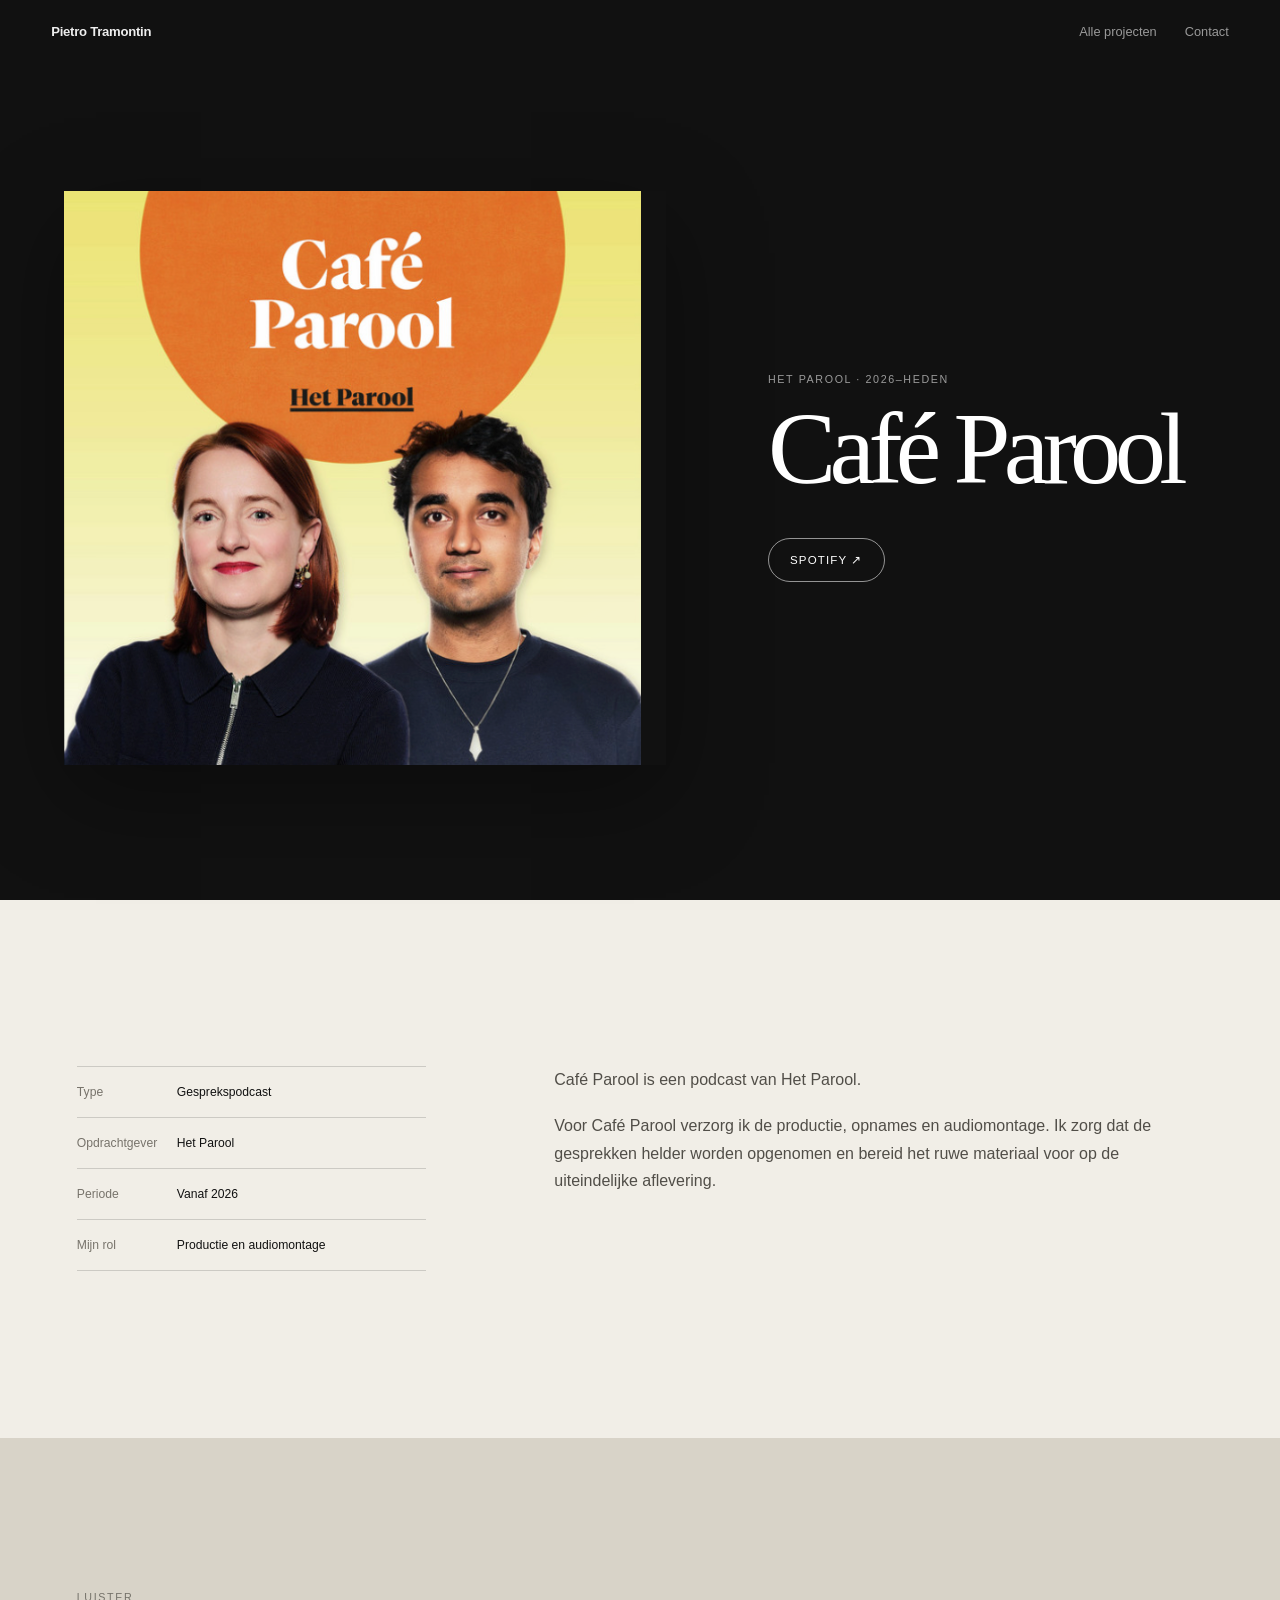
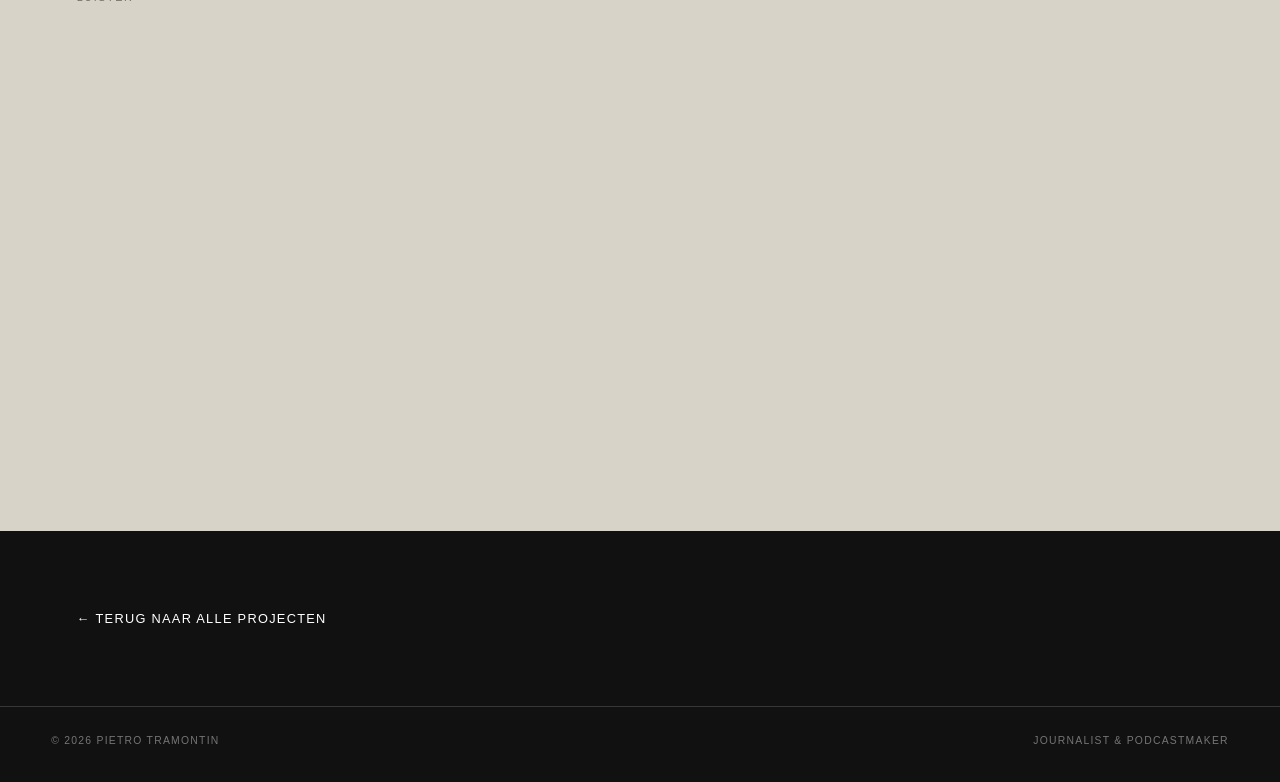
<file: cafe-parool.html>
<!DOCTYPE html>
<html lang="nl">
<head>
<meta charset="utf-8"/>
<meta name="viewport" content="width=device-width, initial-scale=1.0"/>
<meta name="theme-color" content="#111111"/>
<link rel="stylesheet" href="style.css"/>
<title>Café Parool | Pietro Tramontin</title>
<meta name="description" content="Voor Café Parool verzorgt Pietro Tramontin de productie, opnames en audiomontage."/>
<link rel="canonical" href="https://pietrotramontin.nl/cafe-parool.html"/>
<meta property="og:type" content="article"/>
<meta property="og:title" content="Café Parool | Pietro Tramontin"/>
<meta property="og:description" content="Voor Café Parool verzorgt Pietro Tramontin de productie, opnames en audiomontage."/>
<meta property="og:image" content="https://pietrotramontin.nl/images/cafe-parool.jpg"/>
</head>
<body class="project-page">
<header class="nav nav-project">
<a class="wordmark" href="index.html">Pietro Tramontin</a>
<nav><a href="index.html#werk">Alle projecten</a><a href="index.html#contact">Contact</a></nav>
</header>
<main>
<section class="project-hero">
<div class="project-cover reveal"><img src="images/cafe-parool.jpg" alt="Cover van Café Parool"/></div>
<div class="project-head reveal">
<p class="kicker">Het Parool · 2026–heden</p>
<h1>Café Parool</h1>
<a class="spotify-button"
   style="margin-top: 42px"
   href="https://open.spotify.com/show/5fbQfXBJRab8KzAqtQAK3I">
  Spotify ↗
</a>
</div>
</section>
<section class="project-body">
<aside class="project-facts reveal">
<div><span>Type</span><strong>Gesprekspodcast</strong></div>
<div><span>Opdrachtgever</span><strong>Het Parool</strong></div>
<div><span>Periode</span><strong>Vanaf 2026</strong></div>
<div><span>Mijn rol</span><strong>Productie en audiomontage</strong></div>
</aside>
<article class="description reveal">
<p>Café Parool is een podcast van Het Parool.</p>
<p>Voor Café Parool verzorg ik de productie, opnames en audiomontage. Ik zorg dat de gesprekken helder worden opgenomen en bereid het ruwe materiaal voor op de uiteindelijke aflevering.</p>
</article>
</section>
<section class="listen reveal">
<p class="kicker dark">Luister</p>
<iframe title="Café Parool op Spotify" style="border-radius:12px" src="https://open.spotify.com/embed/show/5fbQfXBJRab8KzAqtQAK3I" width="100%" height="352" frameborder="0" allowfullscreen="" allow="autoplay; clipboard-write; encrypted-media; fullscreen; picture-in-picture" loading="lazy"></iframe>
</section>
<nav class="project-next reveal"><a href="index.html#werk">← Terug naar alle projecten</a></nav>
</main>
<footer><span>© <span id="year">2026</span> Pietro Tramontin</span><span>Journalist &amp; podcastmaker</span></footer>
<script src="script.js"></script>
<style>.project-page .reveal{opacity:1;transform:none}</style>
</body>
</html>
</file>
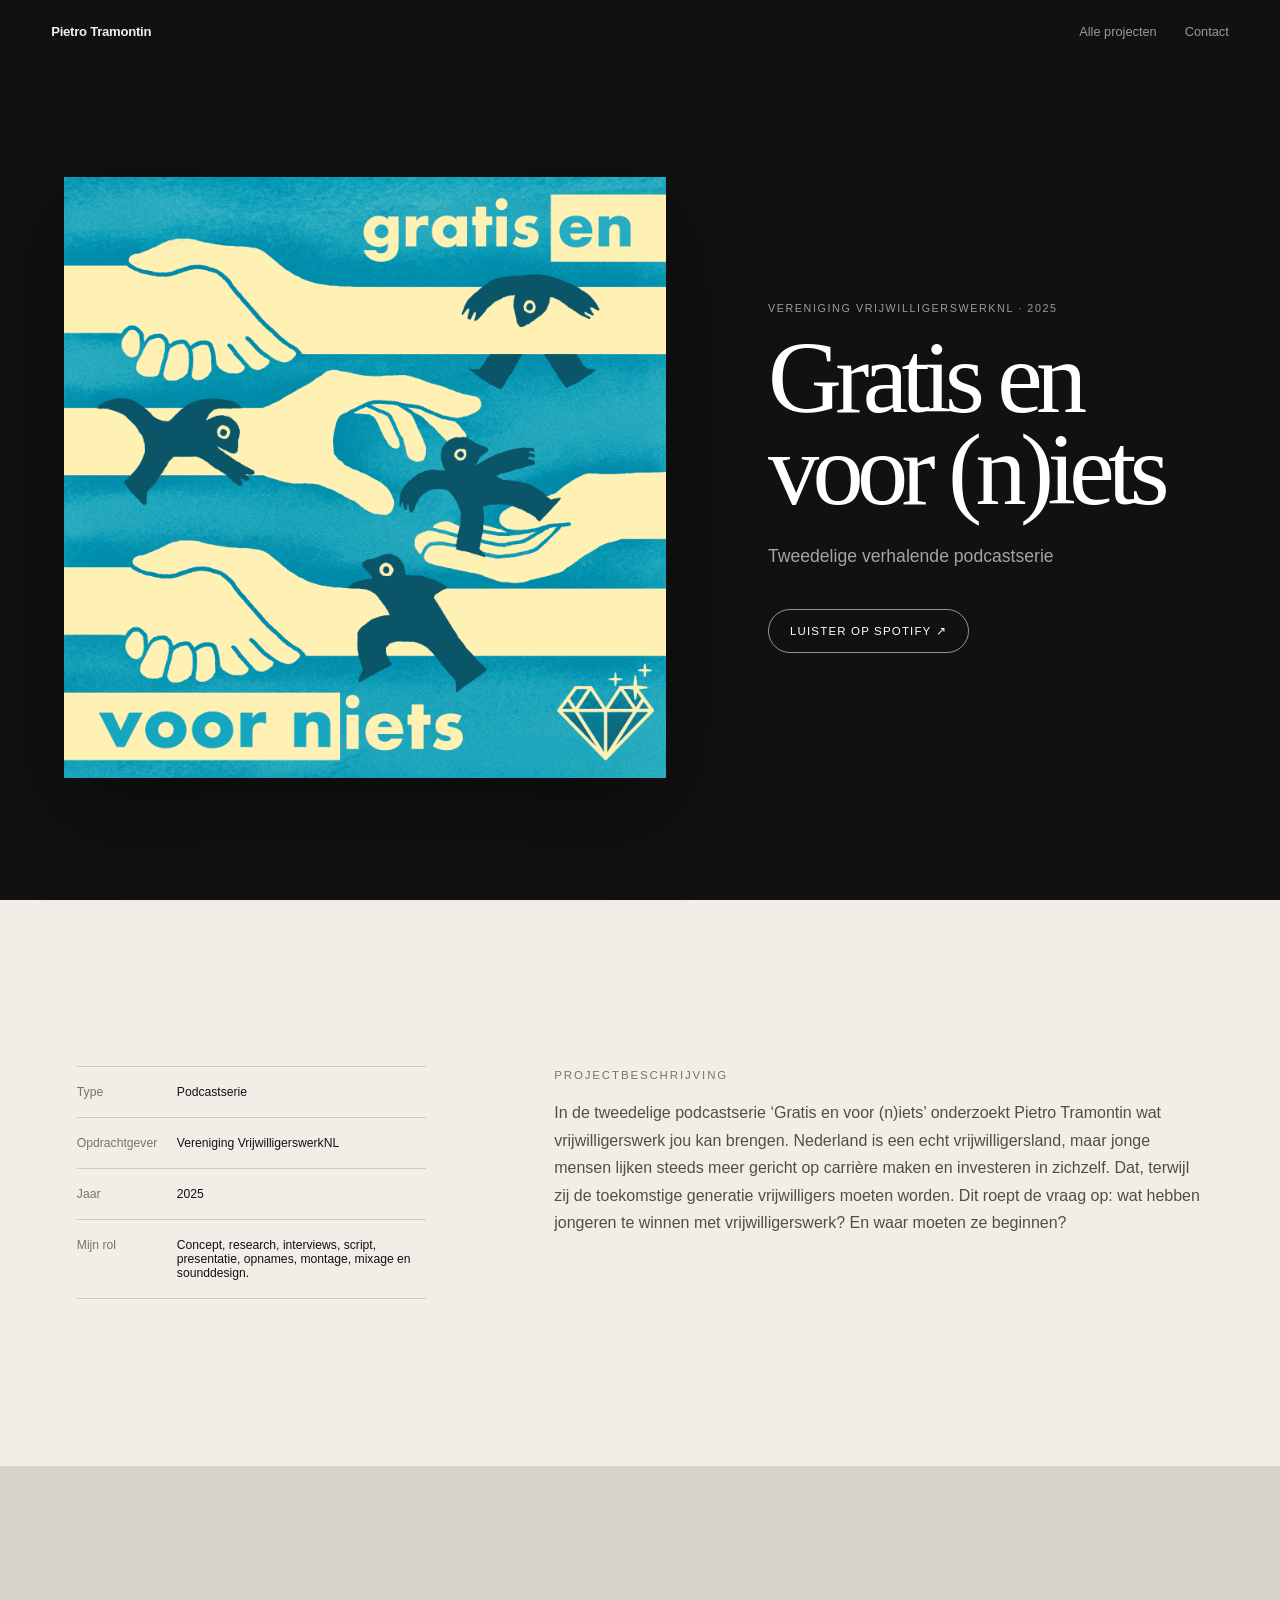
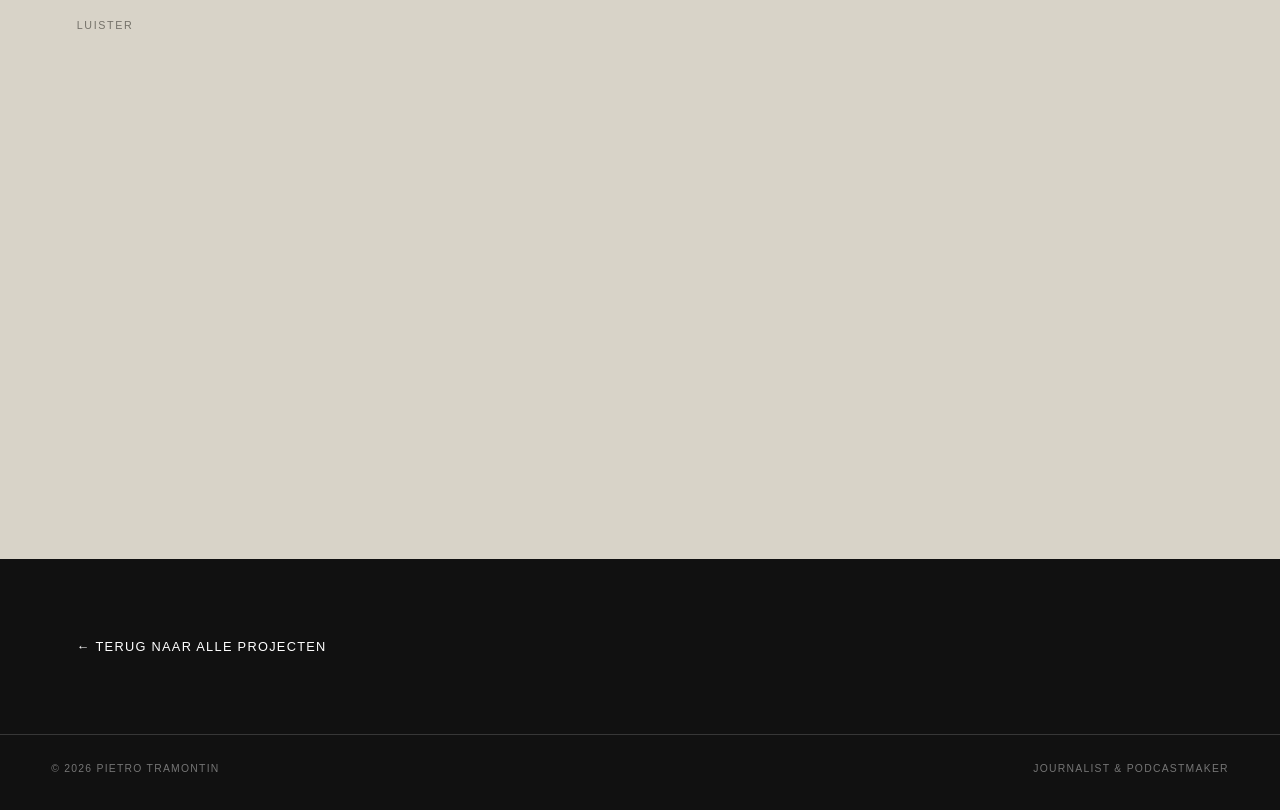
<file: gratis-en-voor-niets.html>
<!DOCTYPE html>

<html lang="nl">
<head>
<meta charset="utf-8"/>
<meta content="width=device-width, initial-scale=1.0" name="viewport"/>
<meta content="#111111" name="theme-color"/>
<link href="style.css" rel="stylesheet"/>

<title>Gratis en voor (n)iets | Pietro Tramontin</title>
<meta content="Podcastserie van Pietro Tramontin voor VrijwilligerswerkNL over wat vrijwilligerswerk jongeren kan brengen en waarom een nieuwe generatie vrijwilligers nodig is." name="description"/><meta content="Pietro Tramontin" name="author"/><meta content="index, follow, max-image-preview:large" name="robots"/><link href="https://pietrotramontin.nl/gratis-en-voor-niets.html" rel="canonical"/><meta content="nl_NL" property="og:locale"/><meta content="article" property="og:type"/><meta content="Pietro Tramontin" property="og:site_name"/><meta content="Gratis en voor (n)iets | Pietro Tramontin" property="og:title"/><meta content="Podcastserie van Pietro Tramontin voor VrijwilligerswerkNL over wat vrijwilligerswerk jongeren kan brengen en waarom een nieuwe generatie vrijwilligers nodig is." property="og:description"/><meta content="https://pietrotramontin.nl/gratis-en-voor-niets.html" property="og:url"/><meta content="https://pietrotramontin.nl/images/gratis-en-voor-niets.jpg" property="og:image"/><meta content="https://pietrotramontin.nl/images/gratis-en-voor-niets.jpg" property="og:image:secure_url"/><meta content="Cover van Gratis en voor (n)iets" property="og:image:alt"/><meta content="summary_large_image" name="twitter:card"/><meta content="Gratis en voor (n)iets | Pietro Tramontin" name="twitter:title"/><meta content="Podcastserie van Pietro Tramontin voor VrijwilligerswerkNL over wat vrijwilligerswerk jongeren kan brengen en waarom een nieuwe generatie vrijwilligers nodig is." name="twitter:description"/><meta content="https://pietrotramontin.nl/images/gratis-en-voor-niets.jpg" name="twitter:image"/><meta content="Cover van Gratis en voor (n)iets" name="twitter:image:alt"/><link href="/favicon.ico?v=microphone-1" rel="icon" sizes="any"/><link href="/favicon-32x32.png?v=microphone-1" rel="icon" sizes="32x32" type="image/png"/><link href="/apple-touch-icon.png?v=microphone-1" rel="apple-touch-icon" sizes="180x180"/><link href="/site.webmanifest" rel="manifest"/><script type="application/ld+json">{
  "@context": "https://schema.org",
  "@type": "PodcastSeries",
  "@id": "https://pietrotramontin.nl/gratis-en-voor-niets.html#podcastseries",
  "name": "Gratis en voor (n)iets",
  "url": "https://pietrotramontin.nl/gratis-en-voor-niets.html",
  "description": "Podcastserie van Pietro Tramontin voor VrijwilligerswerkNL over wat vrijwilligerswerk jongeren kan brengen en waarom een nieuwe generatie vrijwilligers nodig is.",
  "image": "https://pietrotramontin.nl/images/gratis-en-voor-niets.jpg",
  "inLanguage": "nl-NL",
  "numberOfEpisodes": 2,
  "datePublished": "2025",
  "creator": {
    "@id": "https://pietrotramontin.nl/#pietro"
  },
  "author": {
    "@id": "https://pietrotramontin.nl/#pietro"
  },
  "publisher": {
    "@type": "Organization",
    "name": "Vereniging VrijwilligerswerkNL"
  },
  "creditText": "Concept, research, interviews, script, presentatie, opnames, montage, mixage en sounddesign.",
  "isPartOf": {
    "@id": "https://pietrotramontin.nl/#website"
  }
}</script></head>
<body class="project-page">
<header class="nav nav-project">
<a class="wordmark" href="index.html">Pietro Tramontin</a>
<nav><a href="index.html#werk">Alle projecten</a><a href="index.html#contact">Contact</a></nav>
</header>
<main>
<section class="project-hero">
<div class="project-cover reveal">
<img alt="Cover van Gratis en voor (n)iets" src="images/gratis-en-voor-niets.jpg"/>
</div>
<div class="project-head reveal">
<p class="kicker">Vereniging VrijwilligerswerkNL · 2025</p>
<h1>Gratis en voor (n)iets</h1>
<p class="project-role">Tweedelige verhalende podcastserie</p>
<a class="spotify-button" href="https://open.spotify.com/show/3WJLI9ZzemZ6k6axRcHzVA" rel="noopener" target="_blank">Luister op Spotify ↗</a>
</div>
</section>
<section class="project-body">
<aside class="project-facts reveal">
<div><span>Type</span><strong>Podcastserie</strong></div>
<div><span>Opdrachtgever</span><strong>Vereniging VrijwilligerswerkNL</strong></div>
<div><span>Jaar</span><strong>2025</strong></div>
<div><span>Mijn rol</span><strong>Concept, research, interviews, script, presentatie, opnames, montage, mixage en sounddesign.</strong></div>
</aside>
<article class="description reveal"><p class="description-label">Projectbeschrijving</p>
<p>In de tweedelige podcastserie ‘Gratis en voor (n)iets’ onderzoekt Pietro Tramontin wat vrijwilligerswerk jou kan brengen. Nederland is een echt vrijwilligersland, maar jonge mensen lijken steeds meer gericht op carrière maken en investeren in zichzelf. Dat, terwijl zij de toekomstige generatie vrijwilligers moeten worden. Dit roept de vraag op: wat hebben jongeren te winnen met vrijwilligerswerk? En waar moeten ze beginnen?</p>
</article>
</section>
<section class="listen reveal">
<p class="kicker dark">Luister</p>
<iframe allow="autoplay; clipboard-write; encrypted-media; fullscreen; picture-in-picture" allowfullscreen="" frameborder="0" height="352" loading="lazy" src="https://open.spotify.com/embed/show/3WJLI9ZzemZ6k6axRcHzVA?utm_source=generator" style="border-radius:12px" width="100%">
</iframe>
</section>
<nav class="project-next reveal">
<a href="index.html#werk">← Terug naar alle projecten</a>
</nav>
</main>
<footer>
<span>© <span id="year"></span> Pietro Tramontin</span>
<span>Journalist &amp; podcastmaker</span>
</footer>
<script src="script.js?v=mobile-app-links-1"></script>
</body>
</html>
</file>
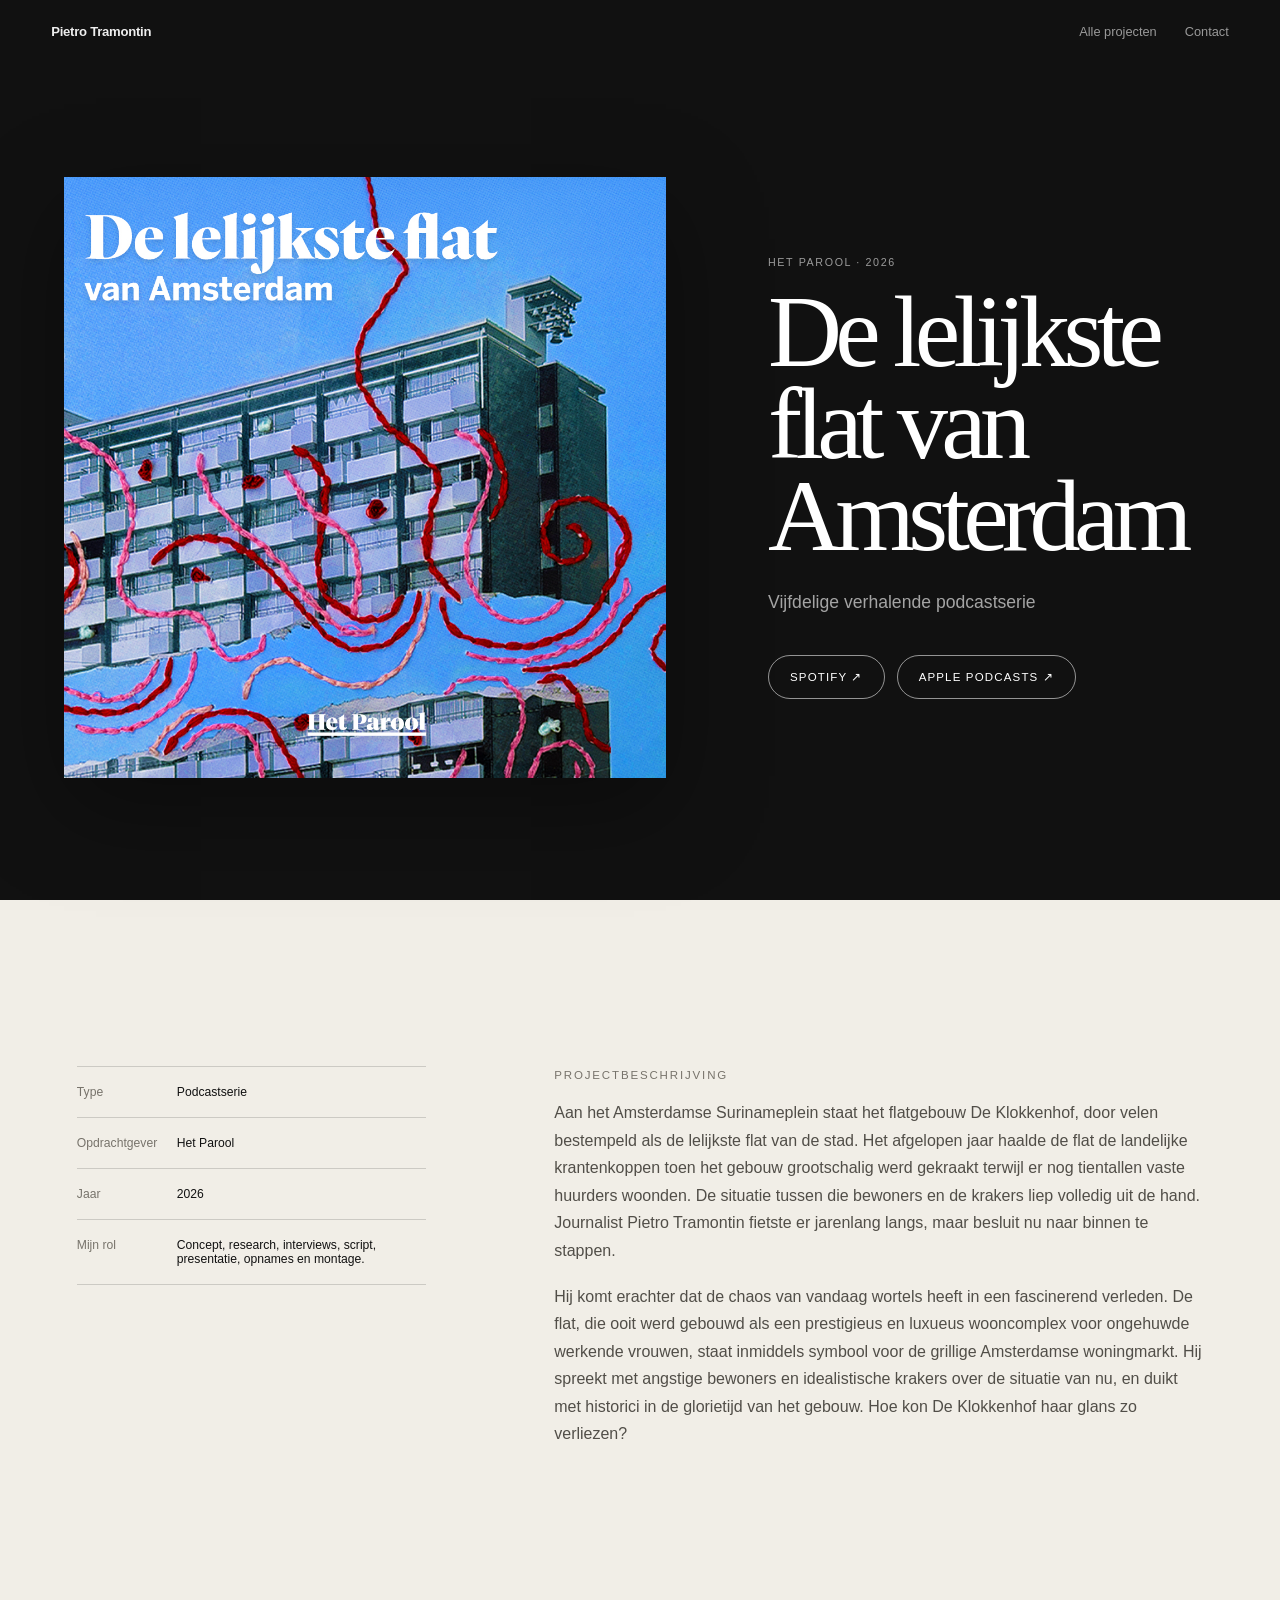
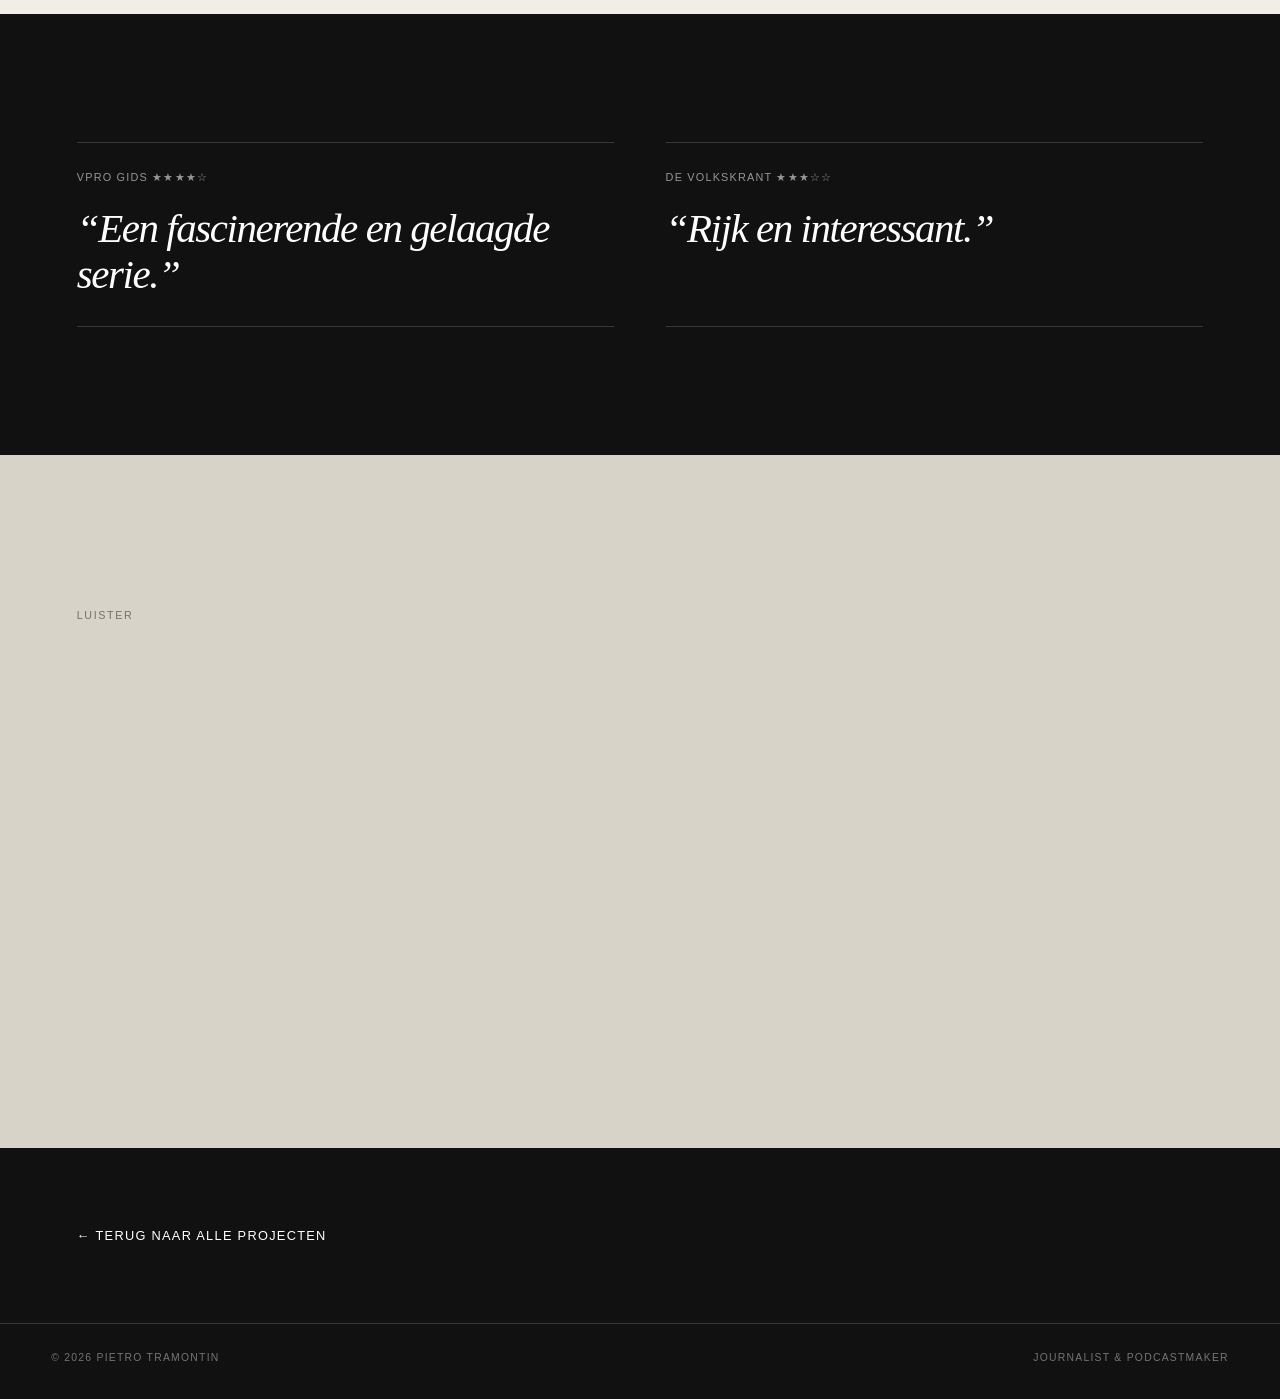
<file: lelijkste-flat.html>
<!DOCTYPE html>

<html lang="nl">
<head>
<meta charset="utf-8"/>
<meta content="width=device-width, initial-scale=1.0" name="viewport"/>
<meta content="#111111" name="theme-color"/>
<link href="style.css" rel="stylesheet"/>

<title>De lelijkste flat van Amsterdam | Pietro Tramontin</title>
<meta content="Vijfdelige verhalende podcastserie van Pietro Tramontin voor Het Parool over De Klokkenhof, haar bewoners, krakers en de Amsterdamse wooncrisis." name="description"/><meta content="Pietro Tramontin" name="author"/><meta content="index, follow, max-image-preview:large" name="robots"/><link href="https://pietrotramontin.nl/lelijkste-flat.html" rel="canonical"/><meta content="nl_NL" property="og:locale"/><meta content="article" property="og:type"/><meta content="Pietro Tramontin" property="og:site_name"/><meta content="De lelijkste flat van Amsterdam | Pietro Tramontin" property="og:title"/><meta content="Vijfdelige verhalende podcastserie van Pietro Tramontin voor Het Parool over De Klokkenhof, haar bewoners, krakers en de Amsterdamse wooncrisis." property="og:description"/><meta content="https://pietrotramontin.nl/lelijkste-flat.html" property="og:url"/><meta content="https://pietrotramontin.nl/images/lelijkste-flat.jpg" property="og:image"/><meta content="https://pietrotramontin.nl/images/lelijkste-flat.jpg" property="og:image:secure_url"/><meta content="Cover van De lelijkste flat van Amsterdam" property="og:image:alt"/><meta content="summary_large_image" name="twitter:card"/><meta content="De lelijkste flat van Amsterdam | Pietro Tramontin" name="twitter:title"/><meta content="Vijfdelige verhalende podcastserie van Pietro Tramontin voor Het Parool over De Klokkenhof, haar bewoners, krakers en de Amsterdamse wooncrisis." name="twitter:description"/><meta content="https://pietrotramontin.nl/images/lelijkste-flat.jpg" name="twitter:image"/><meta content="Cover van De lelijkste flat van Amsterdam" name="twitter:image:alt"/><link href="/favicon.ico?v=microphone-1" rel="icon" sizes="any"/><link href="/favicon-32x32.png?v=microphone-1" rel="icon" sizes="32x32" type="image/png"/><link href="/apple-touch-icon.png?v=microphone-1" rel="apple-touch-icon" sizes="180x180"/><link href="/site.webmanifest" rel="manifest"/><script type="application/ld+json">{
  "@context": "https://schema.org",
  "@type": "PodcastSeries",
  "@id": "https://pietrotramontin.nl/lelijkste-flat.html#podcastseries",
  "name": "De lelijkste flat van Amsterdam",
  "url": "https://pietrotramontin.nl/lelijkste-flat.html",
  "description": "Vijfdelige verhalende podcastserie van Pietro Tramontin voor Het Parool over De Klokkenhof, haar bewoners, krakers en de Amsterdamse wooncrisis.",
  "image": "https://pietrotramontin.nl/images/lelijkste-flat.jpg",
  "inLanguage": "nl-NL",
  "numberOfEpisodes": 5,
  "datePublished": "2026",
  "creator": {
    "@id": "https://pietrotramontin.nl/#pietro"
  },
  "author": {
    "@id": "https://pietrotramontin.nl/#pietro"
  },
  "publisher": {
    "@type": "Organization",
    "name": "Het Parool"
  },
  "creditText": "Concept, research, interviews, script, presentatie, opnames en montage.",
  "isPartOf": {
    "@id": "https://pietrotramontin.nl/#website"
  }
}</script></head>
<body class="project-page">
<header class="nav nav-project">
<a class="wordmark" href="index.html">Pietro Tramontin</a>
<nav><a href="index.html#werk">Alle projecten</a><a href="index.html#contact">Contact</a></nav>
</header>
<main>
<section class="project-hero">
<div class="project-cover reveal">
<img alt="Cover van De lelijkste flat van Amsterdam" src="images/lelijkste-flat.jpg"/>
</div>
<div class="project-head reveal">
<p class="kicker">Het Parool · 2026</p>
<h1>De lelijkste flat van Amsterdam</h1>
<p class="project-role">Vijfdelige verhalende podcastserie</p>
<div class="listen-buttons">
<a class="spotify-button" href="https://open.spotify.com/show/033CWMy0zGlctlvgGnUM39" rel="noopener" target="_blank">Spotify ↗</a>
<a class="spotify-button" href="https://podcasts.apple.com/nl/podcast/de-lelijkste-flat-van-amsterdam/id6783036907" rel="noopener" target="_blank">Apple Podcasts ↗</a>
</div>
</div>
</section>
<section class="project-body">
<aside class="project-facts reveal">
<div><span>Type</span><strong>Podcastserie</strong></div>
<div><span>Opdrachtgever</span><strong>Het Parool</strong></div>
<div><span>Jaar</span><strong>2026</strong></div>
<div><span>Mijn rol</span><strong>Concept, research, interviews, script, presentatie, opnames en montage.</strong></div>
</aside>
<article class="description reveal"><p class="description-label">Projectbeschrijving</p>
<p>Aan het Amsterdamse Surinameplein staat het flatgebouw De Klokkenhof, door velen bestempeld als de lelijkste flat van de stad. Het afgelopen jaar haalde de flat de landelijke krantenkoppen toen het gebouw grootschalig werd gekraakt terwijl er nog tientallen vaste huurders woonden. De situatie tussen die bewoners en de krakers liep volledig uit de hand. Journalist Pietro Tramontin fietste er jarenlang langs, maar besluit nu naar binnen te stappen.</p><p>Hij komt erachter dat de chaos van vandaag wortels heeft in een fascinerend verleden. De flat, die ooit werd gebouwd als een prestigieus en luxueus wooncomplex voor ongehuwde werkende vrouwen, staat inmiddels symbool voor de grillige Amsterdamse woningmarkt. Hij spreekt met angstige bewoners en idealistische krakers over de situatie van nu, en duikt met historici in de glorietijd van het gebouw. Hoe kon De Klokkenhof haar glans zo verliezen?</p>
</article>
</section>
<section class="reviews reveal">
<div class="review-grid">
<a class="review-card" href="https://www.vpro.nl/artikelen/fascinerende-en-gelaagde-podcastserie-over-de-lelijkste-flat-van-amsterdam" rel="noopener" target="_blank">
<span class="review-source">VPRO Gids ★★★★☆</span>
<blockquote>“Een fascinerende en gelaagde serie.”</blockquote>
</a>
<a class="review-card" href="https://www.volkskrant.nl/podcasttips/de-lelijkste-flat-van-amsterdam-gaat-over-meer-dan-dat-bekende-krakerspand~be19d2c3/" rel="noopener" target="_blank">
<span class="review-source">de Volkskrant ★★★☆☆</span>
<blockquote>“Rijk en interessant.”</blockquote>
</a>
</div>
</section>
<section class="listen reveal">
<p class="kicker dark">Luister</p>
<iframe allow="autoplay; clipboard-write; encrypted-media; fullscreen; picture-in-picture" allowfullscreen="" frameborder="0" height="352" loading="lazy" src="https://open.spotify.com/embed/show/033CWMy0zGlctlvgGnUM39?utm_source=generator" style="border-radius:12px" width="100%">
</iframe>
</section>
<nav class="project-next reveal">
<a href="index.html#werk">← Terug naar alle projecten</a>
</nav>
</main>
<footer>
<span>© <span id="year"></span> Pietro Tramontin</span>
<span>Journalist &amp; podcastmaker</span>
</footer>
<script src="script.js?v=mobile-app-links-1"></script>
</body>
</html>
</file>
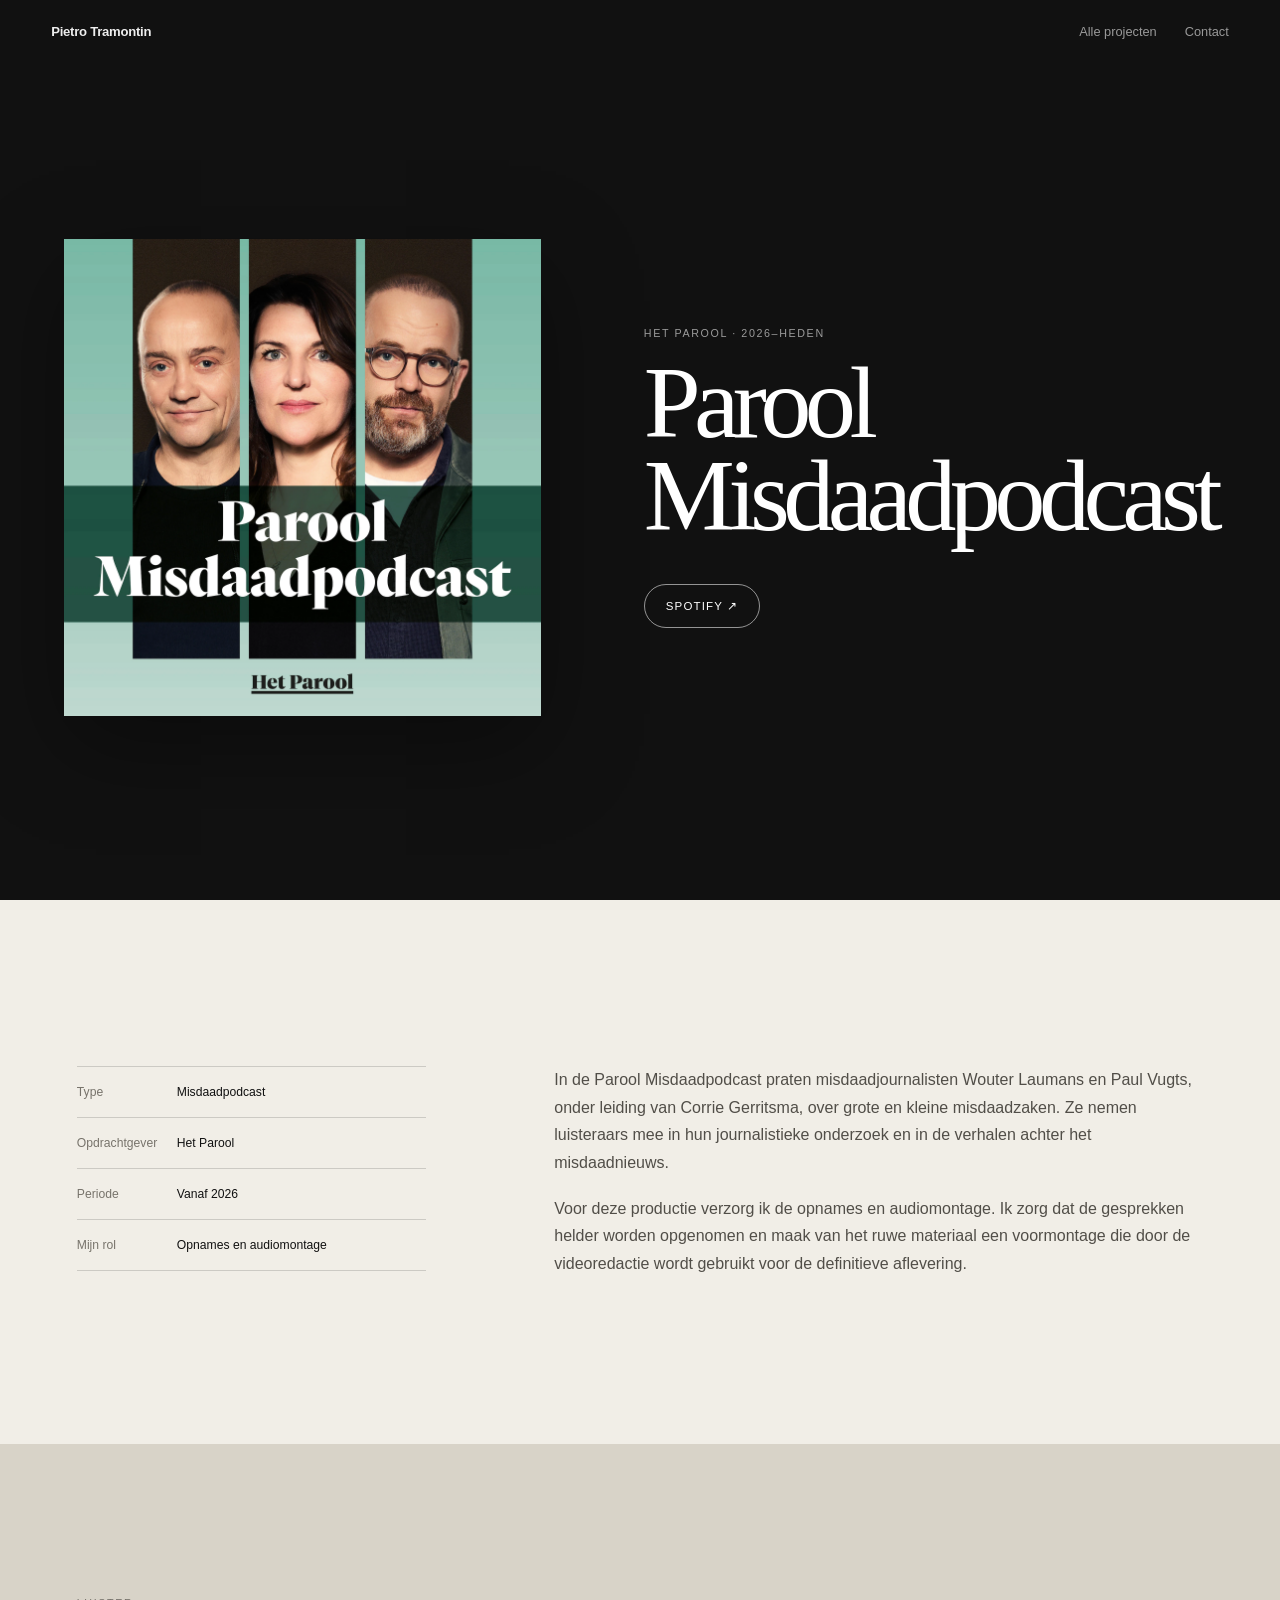
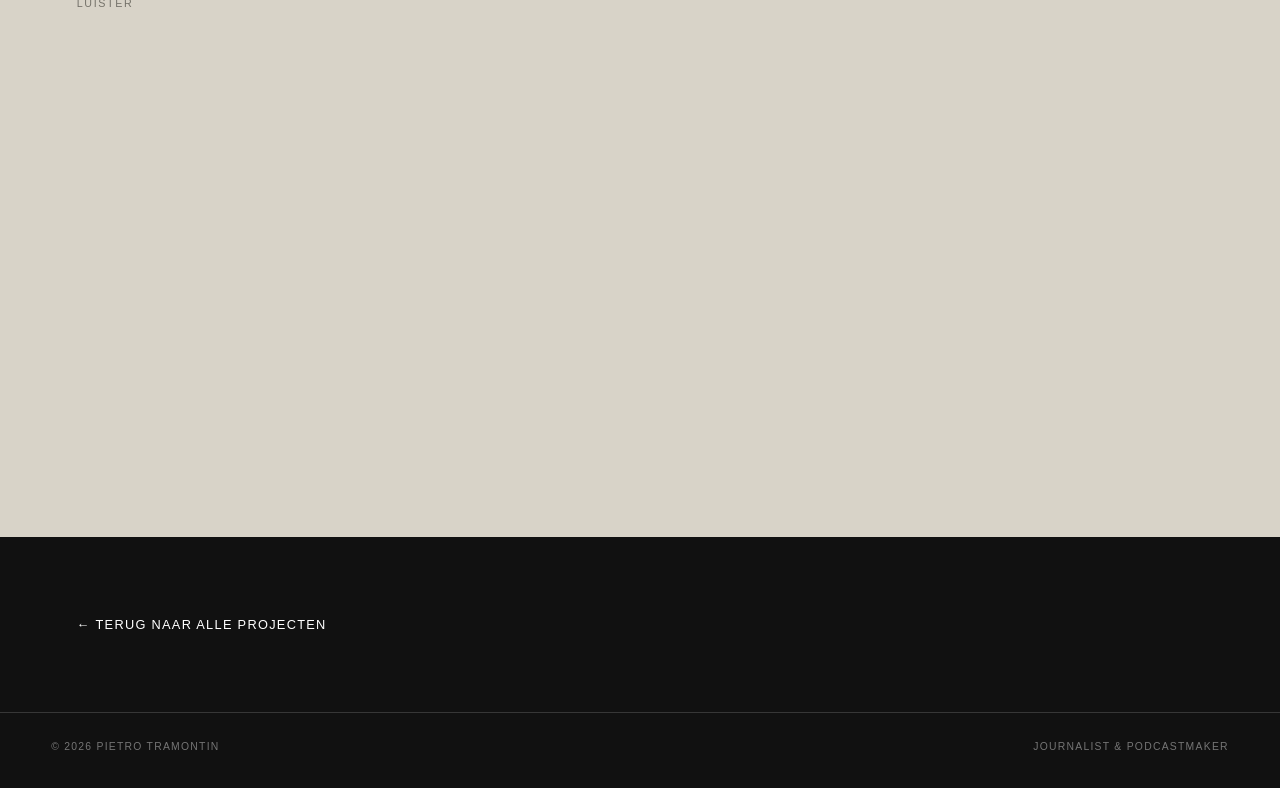
<file: parool-misdaadpodcast.html>
<!DOCTYPE html>
<html lang="nl">
<head>
<meta charset="utf-8"/>
<meta name="viewport" content="width=device-width, initial-scale=1.0"/>
<meta name="theme-color" content="#111111"/>
<link rel="stylesheet" href="style.css"/>
<title>Parool Misdaadpodcast | Pietro Tramontin</title>
<meta name="description" content="Voor de Parool Misdaadpodcast verzorgt Pietro Tramontin de opnames en audiomontage."/>
<link rel="canonical" href="https://pietrotramontin.nl/parool-misdaadpodcast.html"/>
<meta property="og:type" content="article"/>
<meta property="og:title" content="Parool Misdaadpodcast | Pietro Tramontin"/>
<meta property="og:description" content="Voor de Parool Misdaadpodcast verzorgt Pietro Tramontin de opnames en audiomontage."/>
<meta property="og:image" content="https://pietrotramontin.nl/images/parool-misdaadpodcast.png"/>
</head>
<body class="project-page">
<header class="nav nav-project">
<a class="wordmark" href="index.html">Pietro Tramontin</a>
<nav><a href="index.html#werk">Alle projecten</a><a href="index.html#contact">Contact</a></nav>
</header>
<main>
<section class="project-hero">
<div class="project-cover reveal"><img src="images/parool-misdaadpodcast.png" alt="Cover van de Parool Misdaadpodcast"/></div>
<div class="project-head reveal">
<p class="kicker">Het Parool · 2026–heden</p>
<h1>Parool Misdaadpodcast</h1>
<a class="spotify-button"
   style="margin-top: 42px"
   href="https://open.spotify.com/show/4vBAQUIBz0WFV3Q1IRlteD">
  Spotify ↗
</a>
</div>
</section>
<section class="project-body">
<aside class="project-facts reveal">
<div><span>Type</span><strong>Misdaadpodcast</strong></div>
<div><span>Opdrachtgever</span><strong>Het Parool</strong></div>
<div><span>Periode</span><strong>Vanaf 2026</strong></div>
<div><span>Mijn rol</span><strong>Opnames en audiomontage</strong></div>
</aside>
<article class="description reveal">
<p>In de Parool Misdaadpodcast praten misdaadjournalisten Wouter Laumans en Paul Vugts, onder leiding van Corrie Gerritsma, over grote en kleine misdaadzaken. Ze nemen luisteraars mee in hun journalistieke onderzoek en in de verhalen achter het misdaadnieuws.</p>
<p>Voor deze productie verzorg ik de opnames en audiomontage. Ik zorg dat de gesprekken helder worden opgenomen en maak van het ruwe materiaal een voormontage die door de videoredactie wordt gebruikt voor de definitieve aflevering.</p>
</article>
</section>
<section class="listen reveal">
<p class="kicker dark">Luister</p>
<iframe title="Parool Misdaadpodcast op Spotify" style="border-radius:12px" src="https://open.spotify.com/embed/show/4vBAQUIBz0WFV3Q1IRlteD" width="100%" height="352" frameborder="0" allowfullscreen="" allow="autoplay; clipboard-write; encrypted-media; fullscreen; picture-in-picture" loading="lazy"></iframe>
</section>
<nav class="project-next reveal"><a href="index.html#werk">← Terug naar alle projecten</a></nav>
</main>
<footer><span>© <span id="year">2026</span> Pietro Tramontin</span><span>Journalist &amp; podcastmaker</span></footer>
<script src="script.js"></script>
<style>.project-page .reveal{opacity:1;transform:none}</style>
</body>
</html>
</file>
<file: style.css>
*{box-sizing:border-box}
:root{
  --ink:#111;
  --paper:#f1eee7;
  --white:#fff;
  --line:rgba(17,17,17,.16);
  --darkline:rgba(255,255,255,.16);
  --accent:#da5b34;
}
html{scroll-behavior:smooth}
body{margin:0;background:var(--ink);color:var(--white);font-family:Arial,Helvetica,sans-serif}
a{color:inherit;text-decoration:none}
img{display:block;max-width:100%}

/* Navigation */
.nav{
  position:absolute;z-index:50;inset:0 0 auto 0;
  display:flex;justify-content:space-between;align-items:center;
  padding:24px clamp(20px,4vw,62px);color:var(--ink)
}
.nav nav{display:flex;gap:28px;font-size:.8rem}
.nav nav a{opacity:.62}
.nav nav a:hover{opacity:1}
.nav-project{position:fixed;color:var(--white);mix-blend-mode:difference}
.wordmark{font-size:.82rem;font-weight:700;letter-spacing:-.02em}

/* Hero */
.hero{
  background:var(--paper);color:var(--ink);min-height:100svh;
  padding:130px clamp(20px,5vw,76px) clamp(72px,8vw,115px);
  display:flex;align-items:center
}
.hero-inner{
  width:100%;max-width:1450px;margin:0 auto;display:grid;
  grid-template-columns:minmax(0,1.15fr) minmax(280px,.65fr);
  gap:clamp(52px,8vw,130px);align-items:center
}
.hero-copy{max-width:780px}
.hero h1,.project-head h1{
  font-family:Georgia,"Times New Roman",serif;font-weight:400;
  letter-spacing:-.065em;line-height:.9;margin:0
}
.hero h1{font-size:clamp(4.6rem,8.5vw,9.2rem)}
.kicker{
  text-transform:uppercase;letter-spacing:.15em;font-size:.67rem;
  color:rgba(255,255,255,.58);margin:0 0 18px
}
.kicker.dark{color:#747169}
.subtitle{font-size:clamp(1rem,1.45vw,1.3rem);color:#666159;margin:25px 0 0}
.hero-intro{
  font-size:clamp(1.05rem,1.35vw,1.3rem);line-height:1.55;
  color:#45423d;max-width:610px;margin:34px 0 0
}
.hero-button{
  display:inline-block;margin-top:38px;padding-bottom:6px;
  border-bottom:1px solid var(--ink);font-size:.78rem;
  text-transform:uppercase;letter-spacing:.12em
}
.hero-button:hover{color:var(--accent);border-color:var(--accent)}
.portrait-wrap{
  position:relative;justify-self:end;width:min(100%,470px);
  aspect-ratio:4/5;overflow:hidden;background:#d8d3c8
}
.portrait{width:100%;height:100%;object-fit:cover;object-position:center 28%}
.portrait-fallback{
  position:absolute;inset:0;display:none;align-items:center;justify-content:center;
  text-align:center;background:linear-gradient(140deg,#ded9cf,#c8c1b5);
  color:#77736b;font-size:.75rem;line-height:1.7;text-transform:uppercase;
  letter-spacing:.12em
}

/* Media band */
.media-strip{position:relative;background:#e7e2d8;color:var(--ink);padding:72px 0 82px}
.media-heading{padding:0 clamp(20px,4vw,62px)}
.media-marquee{
  position:relative;overflow:hidden;
  border-top:1px solid var(--line);border-bottom:1px solid var(--line);
  -webkit-mask-image:linear-gradient(to right,transparent 0,#000 4%,#000 96%,transparent 100%);
  mask-image:linear-gradient(to right,transparent 0,#000 4%,#000 96%,transparent 100%)
}
.media-track{
  display:flex;align-items:center;width:max-content;
  animation:media-scroll 25s linear infinite;will-change:transform
}
.media-marquee:hover .media-track,
.media-marquee:focus-within .media-track,
.media-marquee.is-paused .media-track{animation-play-state:paused}

/* Every logo gets exactly the same slot */
.media-item{
  flex:0 0 240px;width:240px;height:118px;
  display:flex;align-items:center;justify-content:center;
  padding:18px 28px;transition:transform .22s ease,background .22s ease
}
.media-item:hover,.media-item:focus{
  transform:scale(1.035);background:rgba(255,255,255,.34);outline:none
}
.media-logo{width:auto;max-width:100%;object-fit:contain}
.media-logo-parool{height:48px}
.media-logo-vpro{height:42px}
.media-logo-nrc{height:37px}
.media-logo-volkskrant{height:35px}
.media-logo-trouw{height:42px}
.media-logo-fd{height:76px}
.media-logo-npo{height:62px}
@keyframes media-scroll{from{transform:translateX(0)}to{transform:translateX(-50%)}}

/* Media popup */
.media-popup{
  position:fixed;z-index:300;width:278px;
  opacity:0;visibility:hidden;pointer-events:auto;
  transform:translateY(7px) scale(.985);
  transition:opacity .16s ease,transform .16s ease,visibility .16s
}
.media-popup.is-visible{opacity:1;visibility:visible;transform:none}
.media-popup-link{display:block;color:inherit}
.mini-site{
  overflow:hidden;background:#fff;color:#111;border:1px solid rgba(17,17,17,.16);
  border-radius:10px;box-shadow:0 20px 55px rgba(17,17,17,.24)
}
.mini-site-top{
  display:flex;align-items:center;justify-content:space-between;gap:12px;
  min-height:40px;padding:9px 12px;border-bottom:1px solid rgba(17,17,17,.1)
}
.mini-site-brand{font-family:Georgia,"Times New Roman",serif;font-size:.98rem;font-weight:700}
.mini-site-domain{font-size:.51rem;text-transform:uppercase;letter-spacing:.08em;color:#77736b}
.mini-site-body{padding:14px 14px 16px}
.mini-site-type{
  display:block;margin-bottom:7px;font-size:.52rem;text-transform:uppercase;
  letter-spacing:.12em;color:#77736b
}
.mini-site-title{
  display:block;font-family:Georgia,"Times New Roman",serif;
  font-size:1.15rem;line-height:1.06;font-weight:400;letter-spacing:-.025em
}
.mini-site-image-wrap{
  height:108px;margin:11px -14px 0;overflow:hidden;background:#ece8e1;
  border-top:1px solid rgba(17,17,17,.08);
  border-bottom:1px solid rgba(17,17,17,.08)
}
.mini-site-image-wrap.is-empty{display:none}
.mini-site-image{width:100%;height:100%;object-fit:cover;object-position:top center}
.mini-site-copy{font-size:.69rem;line-height:1.4;color:#59554e;margin:10px 0 0}
.mini-site-quote{
  font-family:Georgia,"Times New Roman",serif;font-size:.86rem;
  line-height:1.25;font-style:italic;margin:10px 0 0
}
.mini-site-cta{
  display:inline-block;margin-top:12px;font-size:.52rem;text-transform:uppercase;
  letter-spacing:.1em;border-bottom:1px solid;padding-bottom:3px
}
.media-popup[data-theme="parool"] .mini-site{border-top:4px solid #111}
.media-popup[data-theme="parool"] .mini-site-top{background:#f4f1eb}
.media-popup[data-theme="vpro"] .mini-site{border-top:4px solid #7a2df4}
.media-popup[data-theme="vpro"] .mini-site-top{background:#f7e8ff}
.media-popup[data-theme="nrc"] .mini-site{border-top:4px solid #d71920}
.media-popup[data-theme="nrc"] .mini-site-top{background:#fff2d9}
.media-popup[data-theme="volkskrant"] .mini-site{border-top:4px solid #111}
.media-popup[data-theme="volkskrant"] .mini-site-top{background:#eef3ff}
.media-popup[data-theme="trouw"] .mini-site{border-top:4px solid #1468b3}
.media-popup[data-theme="trouw"] .mini-site-top{background:#f4efe7}
.media-popup[data-theme="fd"] .mini-site{border-top:4px solid #52bfc3}
.media-popup[data-theme="fd"] .mini-site-top{background:#ffe9d8}
.media-popup[data-theme="npo"] .mini-site{border-top:4px solid #173a72}
.media-popup[data-theme="npo"] .mini-site-top{background:#eef2fa}
.media-popup[data-theme="npo"] .mini-site-brand{color:#173a72}

/* Work — hard fixed: cover left, text right */
.work{
  background:var(--paper);
  color:var(--ink);
  padding:72px clamp(20px,4vw,62px) 96px;
}

.work-heading{
  width:min(100%,1180px);
  margin:0 auto 18px;
}

.work-row{
  width:min(100%,1180px) !important;
  margin:0 auto !important;
  padding:82px 0 !important;
  border-top:1px solid var(--line);
  display:flex !important;
  flex-direction:row !important;
  flex-wrap:nowrap !important;
  align-items:center !important;
  justify-content:flex-start !important;
  gap:clamp(48px,7vw,96px) !important;
}

.work-row:last-child{
  border-bottom:1px solid var(--line);
}

.work-row > .cover-link{
  order:1 !important;
  flex:0 0 360px !important;
  width:360px !important;
  min-width:360px !important;
  max-width:360px !important;
  height:360px !important;
  aspect-ratio:1 / 1 !important;
  margin:0 !important;
  align-self:center !important;
  overflow:hidden;
  background:#ddd;
}

.work-row > .cover-link img{
  width:100% !important;
  height:100% !important;
  display:block !important;
  object-fit:cover !important;
  object-position:center !important;
  margin:0 !important;
}

.work-row > .work-copy{
  order:2 !important;
  flex:1 1 auto !important;
  width:auto !important;
  min-width:0 !important;
  max-width:680px !important;
  margin:0 !important;
  align-self:center !important;
}

.work-meta{
  display:flex;
  justify-content:space-between;
  gap:20px;
  color:#77736b;
  text-transform:uppercase;
  letter-spacing:.12em;
  font-size:.64rem;
  margin-bottom:26px;
}

.work-copy h3{
  font-family:Georgia,"Times New Roman",serif;
  font-size:clamp(3.2rem,5.4vw,6rem);
  line-height:.92;
  letter-spacing:-.06em;
  font-weight:400;
  margin:0;
}

.work-copy p{
  font-size:clamp(1rem,1.2vw,1.16rem);
  line-height:1.55;
  color:#514e48;
  max-width:620px;
  margin:28px 0;
}

.home-review{
  display:block;
  max-width:560px;
  margin:0 0 30px;
  padding:16px 0;
  border-top:1px solid var(--line);
  border-bottom:1px solid var(--line);
}

.home-review-source{
  display:block;
  margin-bottom:8px;
  color:#77736b;
  text-transform:uppercase;
  letter-spacing:.11em;
  font-size:.65rem;
}

.home-review-quote{
  display:block;
  font-family:Georgia,"Times New Roman",serif;
  font-size:clamp(1.2rem,1.8vw,1.65rem);
  line-height:1.25;
  font-style:italic;
}

.actions{
  display:flex;
  gap:28px;
  flex-wrap:wrap;
}

.text-link{
  font-size:.8rem;
  text-transform:uppercase;
  letter-spacing:.1em;
  border-bottom:1px solid;
  padding-bottom:5px;
}

.muted-link{color:#77736b}

@media(max-width:900px){
  .work-row > .cover-link{
    flex-basis:300px !important;
    width:300px !important;
    min-width:300px !important;
    max-width:300px !important;
    height:300px !important;
  }

  .work-row{
    gap:40px !important;
  }
}

/* Only stack on an actual phone. */
@media(max-width:520px){
  .work-row{
    flex-direction:column !important;
    align-items:flex-start !important;
    gap:32px !important;
  }

  .work-row > .cover-link{
    flex:none !important;
    width:min(100%,420px) !important;
    min-width:0 !important;
    max-width:420px !important;
    height:auto !important;
    aspect-ratio:1 / 1 !important;
  }

  .work-row > .work-copy{
    width:100% !important;
    max-width:100% !important;
  }
}

/* About + services */
.about{background:#d8d3c8;color:var(--ink);padding:clamp(105px,14vw,190px) clamp(20px,4vw,62px)}
.about-grid{display:grid;grid-template-columns:1.35fr .65fr;gap:clamp(50px,8vw,130px)}
.about h2{
  font-family:Georgia,"Times New Roman",serif;font-size:clamp(3rem,6.4vw,7rem);
  line-height:.94;letter-spacing:-.06em;font-weight:400;margin:0
}
.body-copy{font-size:1.05rem;line-height:1.65;color:#47443e}
.services-simple{background:var(--paper);color:var(--ink);padding:clamp(90px,11vw,145px) clamp(20px,4vw,62px)}
.services-list{list-style:none;margin:0;padding:0;max-width:980px;border-top:1px solid var(--line)}
.services-list li{
  padding:20px 0;border-bottom:1px solid var(--line);
  font-size:clamp(1rem,1.35vw,1.2rem);line-height:1.55;color:#514e48
}
.services-list strong{color:var(--ink);font-weight:600}

/* Contact */
.contact{padding:clamp(110px,15vw,200px) clamp(20px,4vw,62px)}
.contact h2{
  font-family:Georgia,"Times New Roman",serif;font-weight:400;
  font-size:clamp(3.4rem,8vw,8rem);letter-spacing:-.06em;line-height:.9;margin:0
}
.email{
  display:inline-block;font-size:clamp(1.35rem,3vw,3rem);
  border-bottom:1px solid rgba(255,255,255,.45);margin:60px 0 75px
}
.socials{display:flex;gap:15px;color:rgba(255,255,255,.68)}
.social-link{
  width:43px;height:43px;border:1px solid rgba(255,255,255,.25);border-radius:50%;
  display:grid;place-items:center
}
.social-link svg{
  width:19px;height:19px;fill:none;stroke:currentColor;stroke-width:1.6;
  stroke-linecap:round;stroke-linejoin:round
}
.social-link:last-child svg{fill:currentColor;stroke:none}
footer{
  display:flex;justify-content:space-between;padding:28px clamp(20px,4vw,62px) 36px;
  border-top:1px solid var(--darkline);font-size:.65rem;color:rgba(255,255,255,.42);
  text-transform:uppercase;letter-spacing:.12em
}

/* Project pages */
.project-page{background:var(--ink)}
.project-hero{
  min-height:100svh;display:grid;grid-template-columns:minmax(320px,47vw) 1fr;
  align-items:center;gap:clamp(50px,8vw,130px);padding:130px clamp(20px,5vw,76px) 75px
}
.project-cover{box-shadow:0 30px 90px rgba(0,0,0,.35)}
.project-cover img{aspect-ratio:1;object-fit:cover}
.project-head h1{font-size:clamp(4rem,8vw,9rem)}
.project-role{font-size:1.1rem;color:rgba(255,255,255,.62);margin:30px 0 42px}
.listen-buttons{display:flex;flex-wrap:wrap;gap:12px}
.spotify-button{
  display:inline-flex;border:1px solid rgba(255,255,255,.55);border-radius:999px;
  padding:14px 21px;text-transform:uppercase;letter-spacing:.1em;font-size:.72rem
}
.project-body{
  background:var(--paper);color:var(--ink);display:grid;
  grid-template-columns:.35fr .65fr;gap:clamp(50px,10vw,160px);
  padding:clamp(100px,13vw,180px) clamp(20px,6vw,90px)
}
.project-facts{border-top:1px solid var(--line)}
.project-facts div{
  display:grid;grid-template-columns:100px 1fr;padding:18px 0;
  border-bottom:1px solid var(--line);font-size:.76rem
}
.project-facts span{color:#77736b}
.project-facts strong{font-weight:400}
.description{
  font-family:Georgia,"Times New Roman",serif;font-size:clamp(1.7rem,3vw,3.5rem);
  line-height:1.17;letter-spacing:-.025em
}
.reviews{background:var(--ink);padding:clamp(80px,10vw,130px) clamp(20px,6vw,90px)}
.review-grid{display:grid;grid-template-columns:repeat(2,minmax(0,1fr));gap:clamp(24px,4vw,55px)}
.review-card{
  display:block;padding:28px 0;border-top:1px solid var(--darkline);
  border-bottom:1px solid var(--darkline)
}
.review-source{
  display:block;color:rgba(255,255,255,.56);text-transform:uppercase;
  letter-spacing:.11em;font-size:.68rem;margin-bottom:22px
}
.review-card blockquote{
  font-family:Georgia,"Times New Roman",serif;font-size:clamp(1.7rem,3.2vw,3.6rem);
  line-height:1.12;letter-spacing:-.035em;font-style:italic;margin:0;color:var(--white)
}
.listen{background:#d8d3c8;color:var(--ink);padding:clamp(95px,12vw,160px) clamp(20px,6vw,90px)}
.listen iframe{max-width:900px}
.project-next{padding:80px clamp(20px,6vw,90px);font-size:.8rem;text-transform:uppercase;letter-spacing:.1em}

/* Reveal */
.reveal{opacity:0;transform:translateY(22px);transition:opacity .8s ease,transform .8s ease}
.reveal.visible{opacity:1;transform:none}

@media(max-width:820px){
  .hero{min-height:auto;padding-top:125px}
  .hero-inner,.about-grid,.project-hero,.project-body,.review-grid{grid-template-columns:1fr}
  .hero-inner{gap:48px}
  .portrait-wrap{justify-self:start;width:min(72vw,430px)}
  .project-cover{max-width:620px}
  .project-head h1{font-size:clamp(4rem,14vw,7rem)}
}

@media(max-width:560px){
  .nav{padding-top:20px}
  .nav nav{gap:15px;font-size:.72rem}
  .hero{padding-top:112px;padding-bottom:72px}
  .hero h1{font-size:clamp(3.9rem,18vw,6.2rem)}
  .portrait-wrap{width:100%;max-width:380px}
  .work-copy h3{font-size:clamp(3rem,15vw,5rem)}
  .work-meta{flex-direction:column;gap:7px}
  footer{flex-direction:column;gap:8px}
  .media-item{flex-basis:190px;width:190px;height:98px}
  .media-popup{display:none}
}
@media(prefers-reduced-motion:reduce){
  .media-track{animation:none}
  .reveal{transition:none}
}
/* V6.3 — ensure Trouw preview remains visible and readable */
.media-popup[data-theme="trouw"] .mini-site{
  border-top:4px solid #1468b3;
}
.media-popup[data-theme="trouw"] .mini-site-top{
  background:#f4efe7;
}


/* V6.7 — both project rows share one exact container */
.work{
  padding-left:clamp(20px,4vw,62px) !important;
  padding-right:clamp(20px,4vw,62px) !important;
}

.work-inner{
  width:min(100%,1180px) !important;
  margin:0 auto !important;
}

.work-heading{
  width:100% !important;
  margin:0 0 18px !important;
}

.work-inner > .work-row{
  width:100% !important;
  margin:0 !important;
}

.work-inner > .work-row > .cover-link{
  flex:0 0 360px !important;
  width:360px !important;
  min-width:360px !important;
  max-width:360px !important;
}

.work-inner > .work-row > .work-copy{
  flex:1 1 0 !important;
  width:auto !important;
  max-width:none !important;
}

@media(max-width:900px){
  .work-inner > .work-row > .cover-link{
    flex-basis:300px !important;
    width:300px !important;
    min-width:300px !important;
    max-width:300px !important;
  }
}

@media(max-width:520px){
  .work-inner > .work-row > .cover-link{
    width:min(100%,420px) !important;
    min-width:0 !important;
    max-width:420px !important;
  }
}


/* V6.8 — projects rebuilt from scratch */
.projects-section{
  background:var(--paper);
  color:var(--ink);
  padding:72px clamp(20px,4vw,62px) 96px;
}

.projects-shell{
  width:min(100%,1180px);
  margin:0 auto;
}

.projects-shell > .kicker{
  margin-bottom:18px;
}

.project-row-new{
  width:100%;
  display:grid;
  grid-template-columns:360px minmax(0,1fr);
  column-gap:clamp(52px,7vw,96px);
  align-items:center;
  padding:82px 0;
  border-top:1px solid var(--line);
}

.project-row-new:last-child{
  border-bottom:1px solid var(--line);
}

.project-cover-new{
  width:360px;
  height:360px;
  display:block;
  overflow:hidden;
  background:#ddd;
}

.project-cover-new img{
  width:100%;
  height:100%;
  display:block;
  object-fit:cover;
  object-position:center;
}

.project-copy-new{
  width:100%;
  min-width:0;
  max-width:680px;
}

.project-meta-new{
  display:flex;
  justify-content:space-between;
  gap:20px;
  margin-bottom:26px;
  color:#77736b;
  text-transform:uppercase;
  letter-spacing:.12em;
  font-size:.64rem;
}

.project-copy-new h3{
  margin:0;
  font-family:Georgia,"Times New Roman",serif;
  font-size:clamp(3.2rem,5.4vw,6rem);
  line-height:.92;
  letter-spacing:-.06em;
  font-weight:400;
}

.project-copy-new > p{
  max-width:620px;
  margin:28px 0;
  color:#514e48;
  font-size:clamp(1rem,1.2vw,1.16rem);
  line-height:1.55;
}

@media(max-width:900px){
  .project-row-new{
    grid-template-columns:300px minmax(0,1fr);
    column-gap:40px;
  }

  .project-cover-new{
    width:300px;
    height:300px;
  }
}

@media(max-width:640px){
  .project-row-new{
    grid-template-columns:1fr;
    row-gap:32px;
  }

  .project-cover-new{
    width:min(100%,440px);
    height:auto;
    aspect-ratio:1;
  }

  .project-copy-new{
    max-width:100%;
  }
}






/* V6.15 — normal text on homepage and project pages */
.project-summary,
.project-copy-new > p,
.project-copy-new p {
  font-family: Arial, Helvetica, sans-serif !important;
  font-size: 15px !important;
  font-weight: 400 !important;
  line-height: 1.7 !important;
  letter-spacing: 0 !important;
  color: #5b5752 !important;
  max-width: 560px !important;
  margin: 16px 0 20px !important;
}

/* The long descriptions on the separate project pages */
.project-body .description {
  font-family: Arial, Helvetica, sans-serif !important;
  font-size: 16px !important;
  font-weight: 400 !important;
  line-height: 1.72 !important;
  letter-spacing: 0 !important;
  color: #514e48 !important;
  max-width: 760px;
}

.project-body .description p {
  margin: 0 0 1.15em;
}

.project-body .description p:last-child {
  margin-bottom: 0;
}

/* Services as one calm paragraph */
.services-copy {
  max-width: 760px;
  color: #514e48;
}

.services-copy p {
  margin: 0;
  font-family: Arial, Helvetica, sans-serif;
  font-size: 16px;
  font-weight: 400;
  line-height: 1.7;
  letter-spacing: 0;
}


/* V6.16 — calmer contact section */
.contact h2{
  font-size:clamp(2.7rem,5.8vw,5.8rem) !important;
  line-height:.94 !important;
  max-width:1100px;
}

.email{
  font-size:clamp(1.2rem,2.35vw,2.25rem) !important;
  margin:48px 0 68px !important;
}

/* More comfortable rhythm for the expanded About copy */
.about .body-copy{
  max-width:650px;
}

.about .body-copy p{
  margin:0 0 1.15em;
}

.about .body-copy p:last-child{
  margin-bottom:0;
}


.hero-intro{
  max-width:640px;
  margin:28px 0 0;
}
.hero-intro p{
  font-size:1rem;
  line-height:1.7;
  color:#5b5752;
  margin:0 0 1rem;
}


.contact-intro{
  max-width:640px;
  margin:1rem auto 2rem;
  font-size:0.98rem;
  line-height:1.75;
  color:#66615b;
  font-weight:400;
}

.contact-intro{
  max-width:760px;
  margin:26px 0 36px;
  color:#fff;
  font-size:1rem;
  line-height:1.7;
  font-weight:400;
}

.project-meta-new strong{display:block;font-size:.95rem;letter-spacing:0;text-transform:none;margin-top:4px}
.description-label{
 font-family:Arial,Helvetica,sans-serif;
 font-size:.72rem;
 text-transform:uppercase;
 letter-spacing:.16em;
 color:#77736b;
 margin:0 0 24px;
}




/* Mobile-only: autoplaying + touch-draggable media marquee */
@media (max-width: 820px) {
  .media-marquee {
    overflow-x: auto !important;
    overflow-y: hidden !important;
    -webkit-overflow-scrolling: touch;
    scrollbar-width: none;
    touch-action: pan-x;
    overscroll-behavior-x: contain;
  }

  .media-marquee::-webkit-scrollbar {
    display: none;
  }

  .media-track {
    animation: none !important;
    transform: none !important;
    will-change: auto;
  }

  .media-popup {
    display: none !important;
  }
}
</file>
